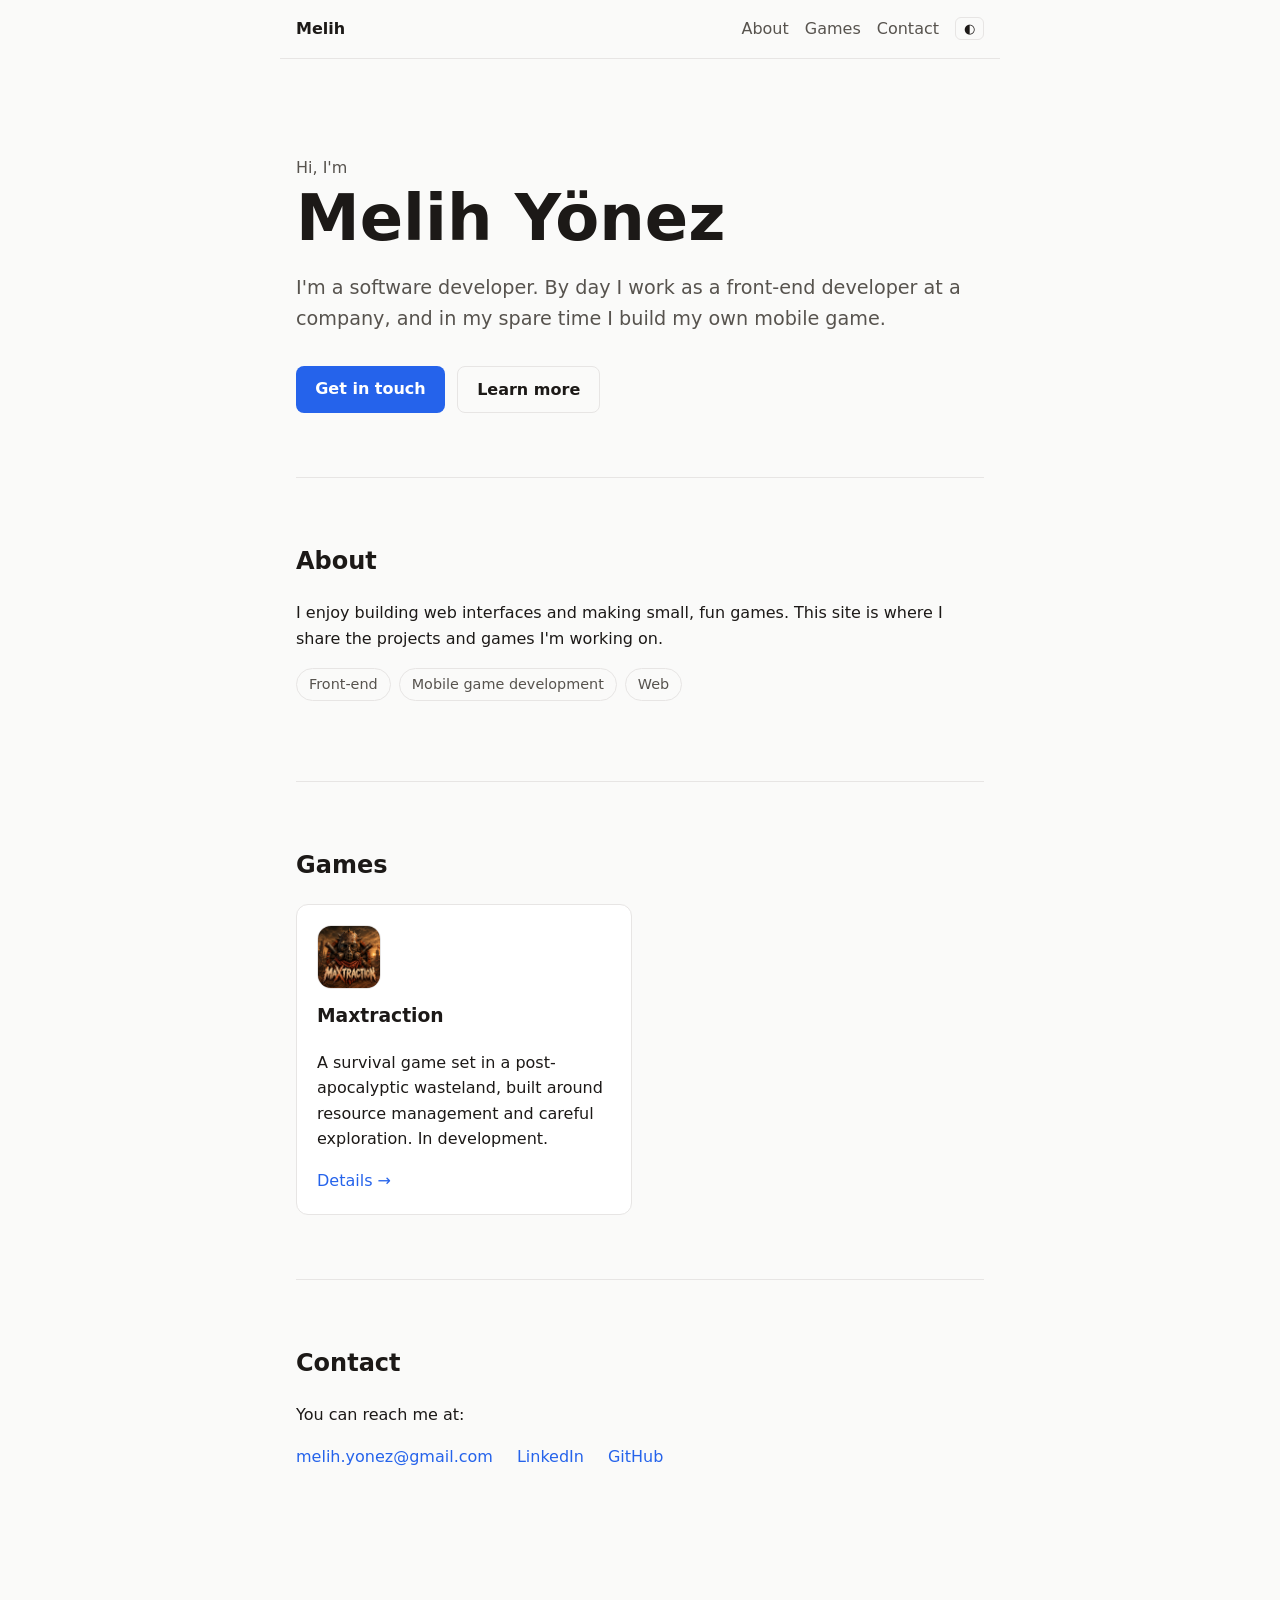
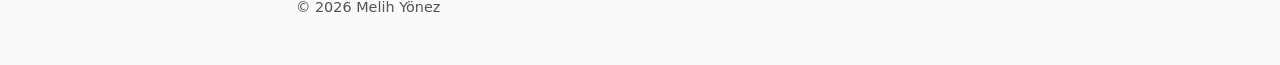
<file: index.html>
<!doctype html>
<html lang="en">
<head>
  <meta charset="utf-8">
  <meta name="viewport" content="width=device-width, initial-scale=1">
  <title>Melih Yönez</title>
  <meta name="description" content="Melih's personal website">
  <link rel="stylesheet" href="/assets/style.css">
</head>
<body>
  <header class="site-header">
    <a class="logo" href="/">Melih</a>
    <nav>
      <a href="/#about">About</a>
      <a href="/#games">Games</a>
      <!-- Portfolyo eklenince bu satırı aç: <a href="#projects">Projects</a> -->
      <a href="/#contact">Contact</a>
      <button id="theme-toggle" aria-label="Toggle theme">◐</button>
    </nav>
  </header>

  <main id="top">
    <section class="hero">
      <p class="eyebrow">Hi, I'm</p>
      <h1>Melih Yönez</h1>
      <p class="lead">I'm a software developer. By day I work as a front-end developer at a company, and in my spare time I build my own mobile game.</p>
      <div class="actions">
        <a class="btn" href="#contact">Get in touch</a>
        <a class="btn btn-ghost" href="#about">Learn more</a>
      </div>
    </section>

    <section id="about">
      <h2>About</h2>
      <p>I enjoy building web interfaces and making small, fun games. This site is where I share the projects and games I'm working on.</p>
      <ul class="tags">
        <li>Front-end</li>
        <li>Mobile game development</li>
        <li>Web</li>
      </ul>
    </section>

    <!-- Portfolyo bölümü: hazır olduğunda yorumu kaldır, kartları çoğalt.
    <section id="projects">
      <h2>Projects</h2>
      <div class="grid">
        <article class="card">
          <h3>Project name</h3>
          <p>Short description.</p>
          <a href="#">Details →</a>
        </article>
      </div>
    </section>
    -->

    <section id="games">
      <h2>Games</h2>
      <div class="grid">
        <article class="card game-card">
          <img class="game-icon" src="/assets/games/max/icon.png" alt="Maxtraction icon" width="64" height="64">
          <h3>Maxtraction</h3>
          <p>A survival game set in a post-apocalyptic wasteland, built around resource management and careful exploration. In development.</p>
          <a href="/games/max/">Details →</a>
        </article>
      </div>
    </section>

    <section id="contact">
      <h2>Contact</h2>
      <p>You can reach me at:</p>
      <ul class="links">
        <li><a href="mailto:melih.yonez@gmail.com">melih.yonez@gmail.com</a></li>
        <li><a href="https://www.linkedin.com/in/melih-yonez/">LinkedIn</a></li>
        <li><a href="https://github.com/melihyonez">GitHub</a></li>
      </ul>
    </section>
  </main>

  <footer class="site-footer">
    <p>© <span id="year"></span> Melih Yönez</p>
  </footer>

  <script src="/assets/main.js"></script>
</body>
</html>
</file>
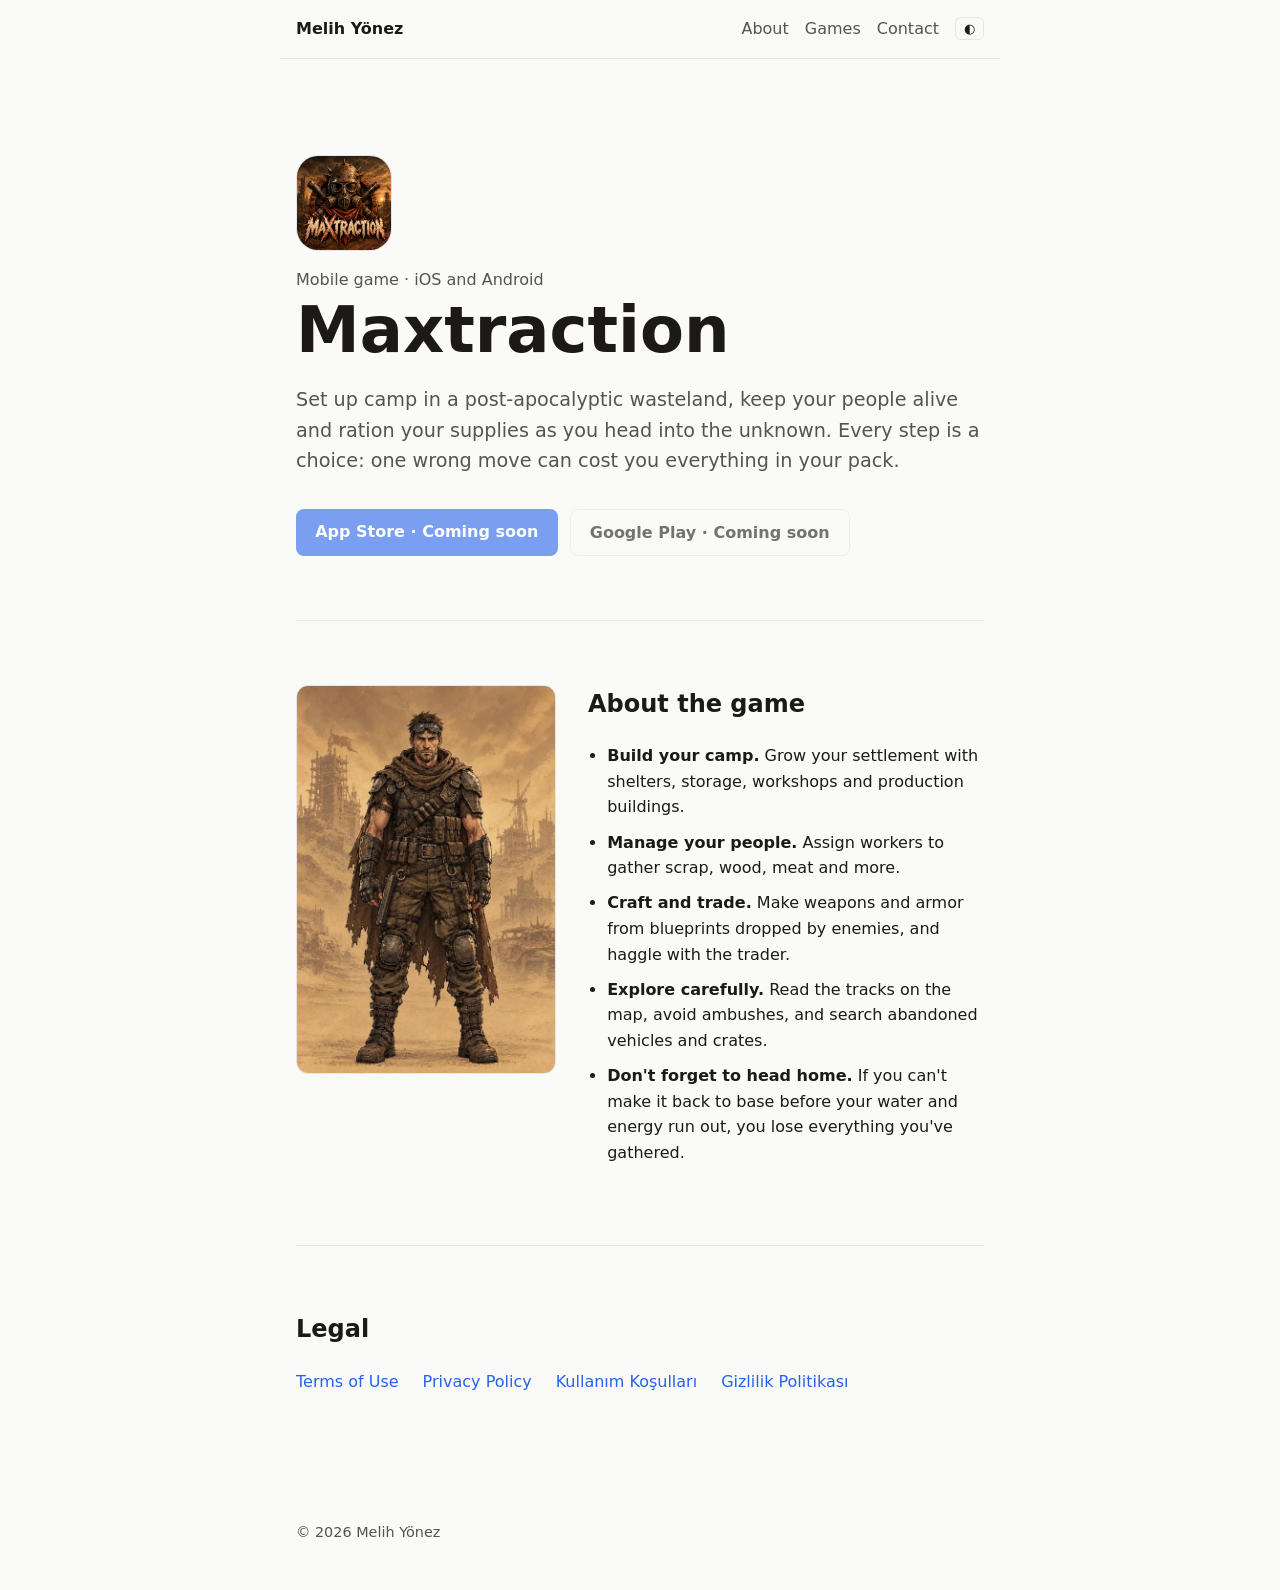
<file: games/max/index.html>
<!doctype html>
<html lang="en">
<head>
  <meta charset="utf-8">
  <meta name="viewport" content="width=device-width, initial-scale=1">
  <title>Maxtraction · Melih Yönez</title>
  <meta name="description" content="Maxtraction: a mobile survival game set in a post-apocalyptic wasteland">
  <link rel="stylesheet" href="/assets/style.css">
</head>
<body>
  <header class="site-header">
    <a class="logo" href="/">Melih Yönez</a>
    <nav>
      <a href="/#about">About</a>
      <a href="/#games">Games</a>
      <a href="/#contact">Contact</a>
      <button id="theme-toggle" aria-label="Toggle theme">◐</button>
    </nav>
  </header>

  <main>
    <section class="hero">
      <img class="game-icon game-icon-lg" src="/assets/games/max/icon.png" alt="Maxtraction icon" width="96" height="96">
      <p class="eyebrow">Mobile game · iOS and Android</p>
      <h1>Maxtraction</h1>
      <p class="lead">Set up camp in a post-apocalyptic wasteland, keep your people alive and ration your supplies as you head into the unknown. Every step is a choice: one wrong move can cost you everything in your pack.</p>
      <div class="actions">
        <!-- Mağaza linkleri hazır olunca span'leri <a class="btn" href="..."> ile değiştir -->
        <span class="btn btn-soon" aria-disabled="true">App Store · Coming soon</span>
        <span class="btn btn-ghost btn-soon" aria-disabled="true">Google Play · Coming soon</span>
      </div>
    </section>

    <section class="game-about">
      <img class="game-art" src="/assets/games/max/hero.webp" alt="Max, the game's main character" width="540" height="810" loading="lazy">
      <div>
        <h2>About the game</h2>
        <ul class="feature-list">
          <li><strong>Build your camp.</strong> Grow your settlement with shelters, storage, workshops and production buildings.</li>
          <li><strong>Manage your people.</strong> Assign workers to gather scrap, wood, meat and more.</li>
          <li><strong>Craft and trade.</strong> Make weapons and armor from blueprints dropped by enemies, and haggle with the trader.</li>
          <li><strong>Explore carefully.</strong> Read the tracks on the map, avoid ambushes, and search abandoned vehicles and crates.</li>
          <li><strong>Don't forget to head home.</strong> If you can't make it back to base before your water and energy run out, you lose everything you've gathered.</li>
        </ul>
      </div>
    </section>

    <section>
      <h2>Legal</h2>
      <ul class="links">
        <li><a href="/games/max/terms/">Terms of Use</a></li>
        <li><a href="/games/max/privacy/">Privacy Policy</a></li>
        <li><a href="/games/max/terms/tr/" lang="tr">Kullanım Koşulları</a></li>
        <li><a href="/games/max/privacy/tr/" lang="tr">Gizlilik Politikası</a></li>
      </ul>
    </section>
  </main>

  <footer class="site-footer">
    <p>© <span id="year"></span> Melih Yönez</p>
  </footer>

  <script src="/assets/main.js"></script>
</body>
</html>
</file>
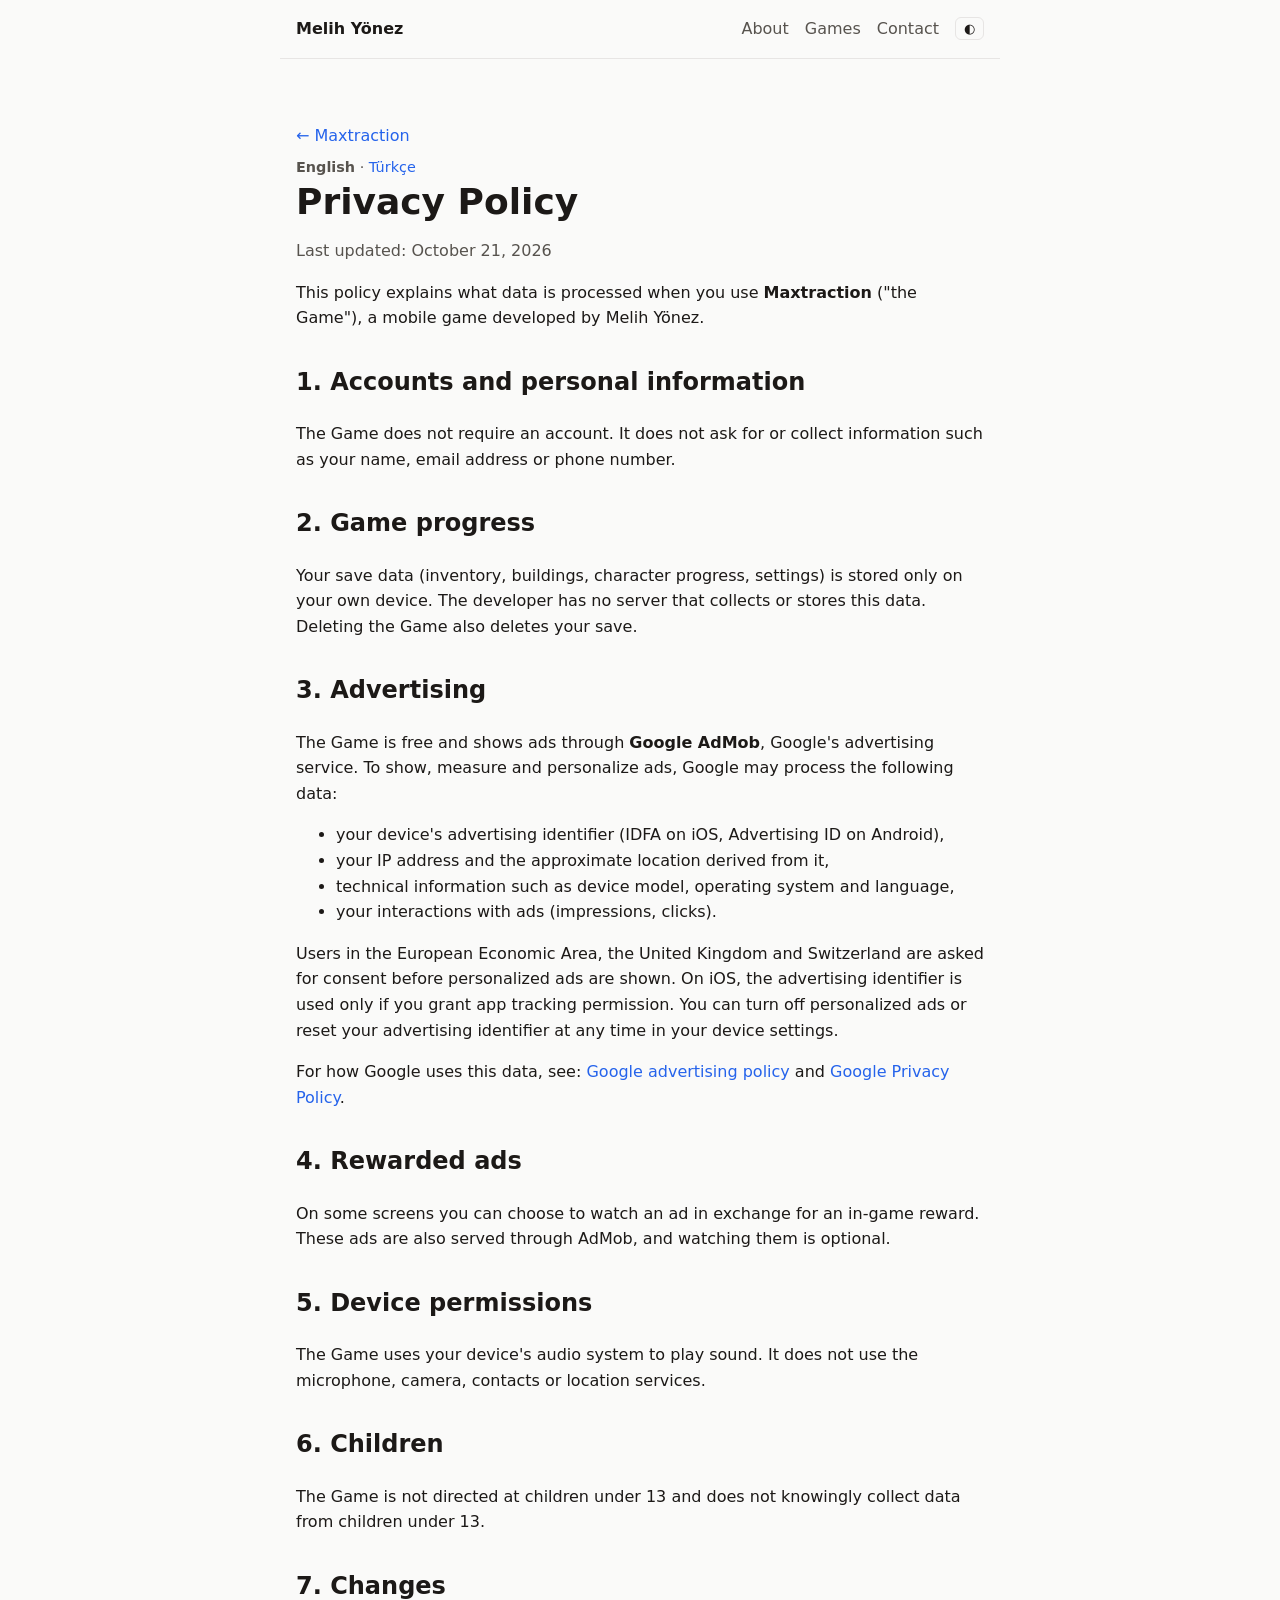
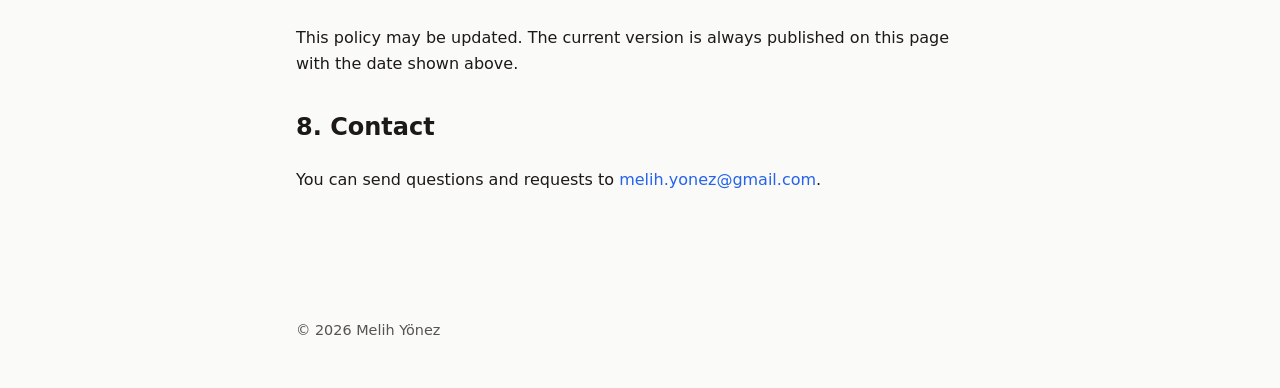
<file: games/max/privacy/index.html>
<!doctype html>
<html lang="en">
<head>
  <meta charset="utf-8">
  <meta name="viewport" content="width=device-width, initial-scale=1">
  <title>Privacy Policy · Maxtraction</title>
  <meta name="description" content="Maxtraction Privacy Policy">
  <link rel="alternate" hreflang="en" href="/games/max/privacy/">
  <link rel="alternate" hreflang="tr" href="/games/max/privacy/tr/">
  <link rel="stylesheet" href="/assets/style.css">
</head>
<body>
  <header class="site-header">
    <a class="logo" href="/">Melih Yönez</a>
    <nav>
      <a href="/#about">About</a>
      <a href="/#games">Games</a>
      <a href="/#contact">Contact</a>
      <button id="theme-toggle" aria-label="Toggle theme">◐</button>
    </nav>
  </header>

  <main>
    <article class="legal">
      <p class="eyebrow"><a href="/games/max/">← Maxtraction</a></p>
      <p class="lang-switch"><strong>English</strong> · <a href="/games/max/privacy/tr/" hreflang="tr" lang="tr">Türkçe</a></p>
      <h1>Privacy Policy</h1>
      <p class="muted">Last updated: October 21, 2026</p>

      <p>This policy explains what data is processed when you use <strong>Maxtraction</strong> ("the Game"), a mobile game developed by Melih Yönez.</p>

      <h2>1. Accounts and personal information</h2>
      <p>The Game does not require an account. It does not ask for or collect information such as your name, email address or phone number.</p>

      <h2>2. Game progress</h2>
      <p>Your save data (inventory, buildings, character progress, settings) is stored only on your own device. The developer has no server that collects or stores this data. Deleting the Game also deletes your save.</p>

      <h2>3. Advertising</h2>
      <p>The Game is free and shows ads through <strong>Google AdMob</strong>, Google's advertising service. To show, measure and personalize ads, Google may process the following data:</p>
      <ul>
        <li>your device's advertising identifier (IDFA on iOS, Advertising ID on Android),</li>
        <li>your IP address and the approximate location derived from it,</li>
        <li>technical information such as device model, operating system and language,</li>
        <li>your interactions with ads (impressions, clicks).</li>
      </ul>
      <p>Users in the European Economic Area, the United Kingdom and Switzerland are asked for consent before personalized ads are shown. On iOS, the advertising identifier is used only if you grant app tracking permission. You can turn off personalized ads or reset your advertising identifier at any time in your device settings.</p>
      <p>For how Google uses this data, see: <a href="https://policies.google.com/technologies/ads">Google advertising policy</a> and <a href="https://policies.google.com/privacy">Google Privacy Policy</a>.</p>

      <h2>4. Rewarded ads</h2>
      <p>On some screens you can choose to watch an ad in exchange for an in-game reward. These ads are also served through AdMob, and watching them is optional.</p>

      <h2>5. Device permissions</h2>
      <p>The Game uses your device's audio system to play sound. It does not use the microphone, camera, contacts or location services.</p>

      <h2>6. Children</h2>
      <p>The Game is not directed at children under 13 and does not knowingly collect data from children under 13.</p>

      <h2>7. Changes</h2>
      <p>This policy may be updated. The current version is always published on this page with the date shown above.</p>

      <h2>8. Contact</h2>
      <p>You can send questions and requests to <a href="mailto:melih.yonez@gmail.com">melih.yonez@gmail.com</a>.</p>
    </article>
  </main>

  <footer class="site-footer">
    <p>© <span id="year"></span> Melih Yönez</p>
  </footer>

  <script src="/assets/main.js"></script>
</body>
</html>
</file>
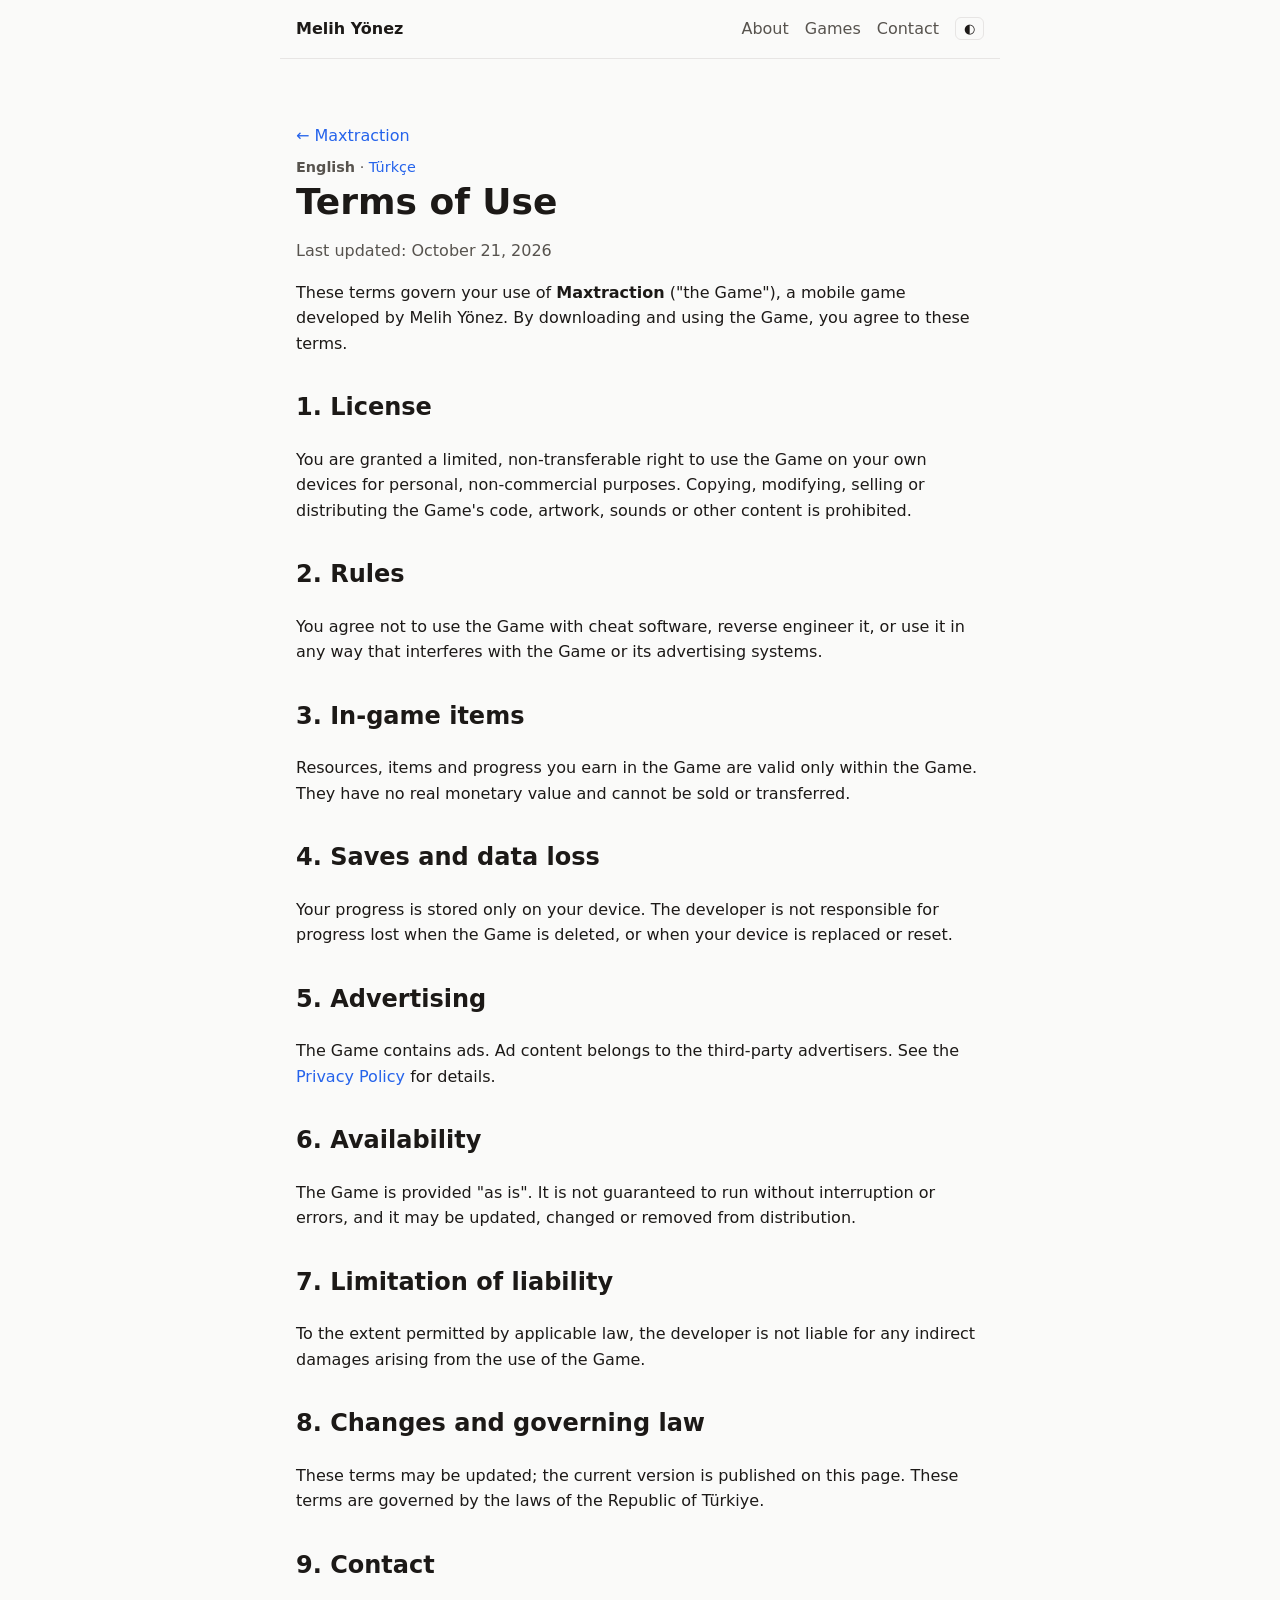
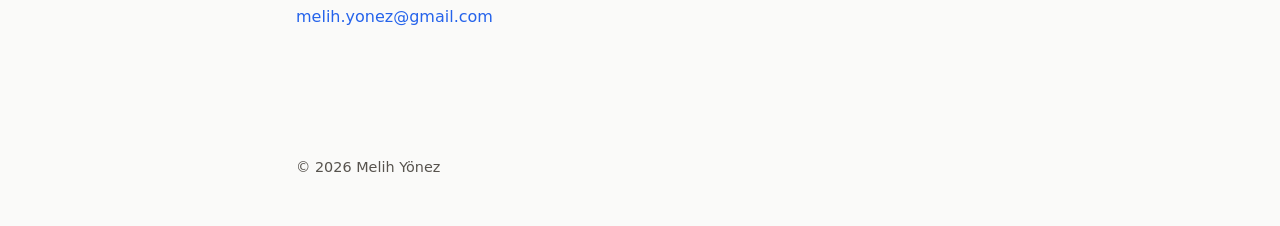
<file: games/max/terms/index.html>
<!doctype html>
<html lang="en">
<head>
  <meta charset="utf-8">
  <meta name="viewport" content="width=device-width, initial-scale=1">
  <title>Terms of Use · Maxtraction</title>
  <meta name="description" content="Maxtraction Terms of Use">
  <link rel="alternate" hreflang="en" href="/games/max/terms/">
  <link rel="alternate" hreflang="tr" href="/games/max/terms/tr/">
  <link rel="stylesheet" href="/assets/style.css">
</head>
<body>
  <header class="site-header">
    <a class="logo" href="/">Melih Yönez</a>
    <nav>
      <a href="/#about">About</a>
      <a href="/#games">Games</a>
      <a href="/#contact">Contact</a>
      <button id="theme-toggle" aria-label="Toggle theme">◐</button>
    </nav>
  </header>

  <main>
    <article class="legal">
      <p class="eyebrow"><a href="/games/max/">← Maxtraction</a></p>
      <p class="lang-switch"><strong>English</strong> · <a href="/games/max/terms/tr/" hreflang="tr" lang="tr">Türkçe</a></p>
      <h1>Terms of Use</h1>
      <p class="muted">Last updated: October 21, 2026</p>

      <p>These terms govern your use of <strong>Maxtraction</strong> ("the Game"), a mobile game developed by Melih Yönez. By downloading and using the Game, you agree to these terms.</p>

      <h2>1. License</h2>
      <p>You are granted a limited, non-transferable right to use the Game on your own devices for personal, non-commercial purposes. Copying, modifying, selling or distributing the Game's code, artwork, sounds or other content is prohibited.</p>

      <h2>2. Rules</h2>
      <p>You agree not to use the Game with cheat software, reverse engineer it, or use it in any way that interferes with the Game or its advertising systems.</p>

      <h2>3. In-game items</h2>
      <p>Resources, items and progress you earn in the Game are valid only within the Game. They have no real monetary value and cannot be sold or transferred.</p>

      <h2>4. Saves and data loss</h2>
      <p>Your progress is stored only on your device. The developer is not responsible for progress lost when the Game is deleted, or when your device is replaced or reset.</p>

      <h2>5. Advertising</h2>
      <p>The Game contains ads. Ad content belongs to the third-party advertisers. See the <a href="/games/max/privacy/">Privacy Policy</a> for details.</p>

      <h2>6. Availability</h2>
      <p>The Game is provided "as is". It is not guaranteed to run without interruption or errors, and it may be updated, changed or removed from distribution.</p>

      <h2>7. Limitation of liability</h2>
      <p>To the extent permitted by applicable law, the developer is not liable for any indirect damages arising from the use of the Game.</p>

      <h2>8. Changes and governing law</h2>
      <p>These terms may be updated; the current version is published on this page. These terms are governed by the laws of the Republic of Türkiye.</p>

      <h2>9. Contact</h2>
      <p><a href="mailto:melih.yonez@gmail.com">melih.yonez@gmail.com</a></p>
    </article>
  </main>

  <footer class="site-footer">
    <p>© <span id="year"></span> Melih Yönez</p>
  </footer>

  <script src="/assets/main.js"></script>
</body>
</html>
</file>
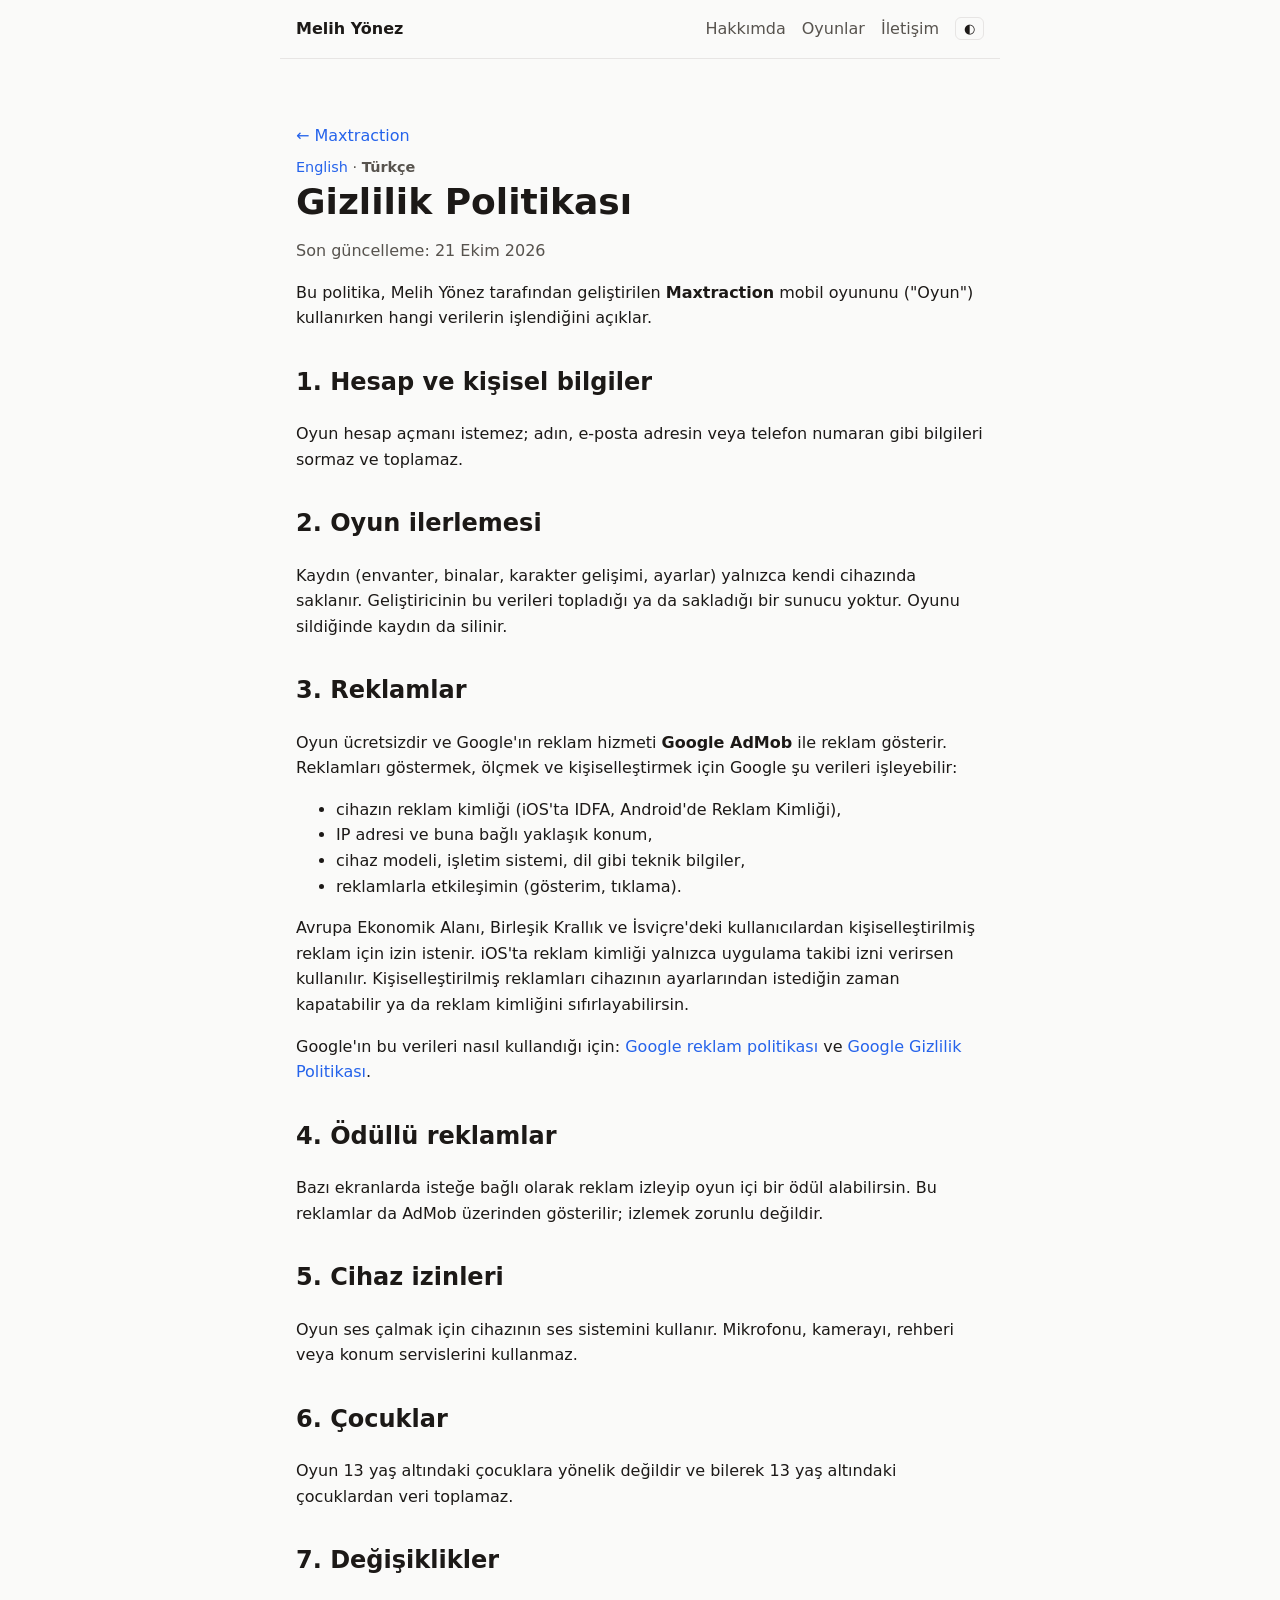
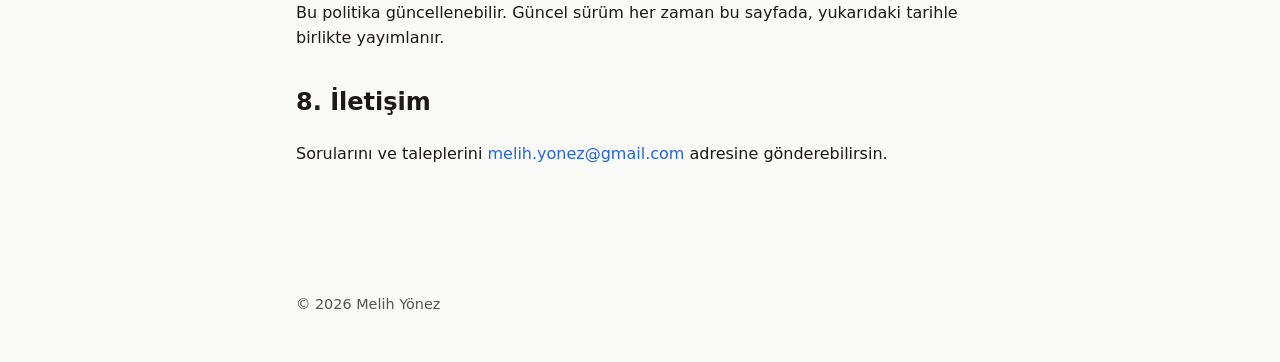
<file: games/max/privacy/tr/index.html>
<!doctype html>
<html lang="tr">
<head>
  <meta charset="utf-8">
  <meta name="viewport" content="width=device-width, initial-scale=1">
  <title>Gizlilik Politikası · Maxtraction</title>
  <meta name="description" content="Maxtraction Gizlilik Politikası">
  <link rel="alternate" hreflang="en" href="/games/max/privacy/">
  <link rel="alternate" hreflang="tr" href="/games/max/privacy/tr/">
  <link rel="stylesheet" href="/assets/style.css">
</head>
<body>
  <header class="site-header">
    <a class="logo" href="/">Melih Yönez</a>
    <nav>
      <a href="/#about">Hakkımda</a>
      <a href="/#games">Oyunlar</a>
      <a href="/#contact">İletişim</a>
      <button id="theme-toggle" aria-label="Temayı değiştir">◐</button>
    </nav>
  </header>

  <main>
    <article class="legal">
      <p class="eyebrow"><a href="/games/max/">← Maxtraction</a></p>
      <p class="lang-switch"><a href="/games/max/privacy/" hreflang="en" lang="en">English</a> · <strong>Türkçe</strong></p>
      <h1>Gizlilik Politikası</h1>
      <p class="muted">Son güncelleme: 21 Ekim 2026</p>

      <p>Bu politika, Melih Yönez tarafından geliştirilen <strong>Maxtraction</strong> mobil oyununu ("Oyun") kullanırken hangi verilerin işlendiğini açıklar.</p>

      <h2>1. Hesap ve kişisel bilgiler</h2>
      <p>Oyun hesap açmanı istemez; adın, e-posta adresin veya telefon numaran gibi bilgileri sormaz ve toplamaz.</p>

      <h2>2. Oyun ilerlemesi</h2>
      <p>Kaydın (envanter, binalar, karakter gelişimi, ayarlar) yalnızca kendi cihazında saklanır. Geliştiricinin bu verileri topladığı ya da sakladığı bir sunucu yoktur. Oyunu sildiğinde kaydın da silinir.</p>

      <h2>3. Reklamlar</h2>
      <p>Oyun ücretsizdir ve Google'ın reklam hizmeti <strong>Google AdMob</strong> ile reklam gösterir. Reklamları göstermek, ölçmek ve kişiselleştirmek için Google şu verileri işleyebilir:</p>
      <ul>
        <li>cihazın reklam kimliği (iOS'ta IDFA, Android'de Reklam Kimliği),</li>
        <li>IP adresi ve buna bağlı yaklaşık konum,</li>
        <li>cihaz modeli, işletim sistemi, dil gibi teknik bilgiler,</li>
        <li>reklamlarla etkileşimin (gösterim, tıklama).</li>
      </ul>
      <p>Avrupa Ekonomik Alanı, Birleşik Krallık ve İsviçre'deki kullanıcılardan kişiselleştirilmiş reklam için izin istenir. iOS'ta reklam kimliği yalnızca uygulama takibi izni verirsen kullanılır. Kişiselleştirilmiş reklamları cihazının ayarlarından istediğin zaman kapatabilir ya da reklam kimliğini sıfırlayabilirsin.</p>
      <p>Google'ın bu verileri nasıl kullandığı için: <a href="https://policies.google.com/technologies/ads">Google reklam politikası</a> ve <a href="https://policies.google.com/privacy">Google Gizlilik Politikası</a>.</p>

      <h2>4. Ödüllü reklamlar</h2>
      <p>Bazı ekranlarda isteğe bağlı olarak reklam izleyip oyun içi bir ödül alabilirsin. Bu reklamlar da AdMob üzerinden gösterilir; izlemek zorunlu değildir.</p>

      <h2>5. Cihaz izinleri</h2>
      <p>Oyun ses çalmak için cihazının ses sistemini kullanır. Mikrofonu, kamerayı, rehberi veya konum servislerini kullanmaz.</p>

      <h2>6. Çocuklar</h2>
      <p>Oyun 13 yaş altındaki çocuklara yönelik değildir ve bilerek 13 yaş altındaki çocuklardan veri toplamaz.</p>

      <h2>7. Değişiklikler</h2>
      <p>Bu politika güncellenebilir. Güncel sürüm her zaman bu sayfada, yukarıdaki tarihle birlikte yayımlanır.</p>

      <h2>8. İletişim</h2>
      <p>Sorularını ve taleplerini <a href="mailto:melih.yonez@gmail.com">melih.yonez@gmail.com</a> adresine gönderebilirsin.</p>
    </article>
  </main>

  <footer class="site-footer">
    <p>© <span id="year"></span> Melih Yönez</p>
  </footer>

  <script src="/assets/main.js"></script>
</body>
</html>
</file>
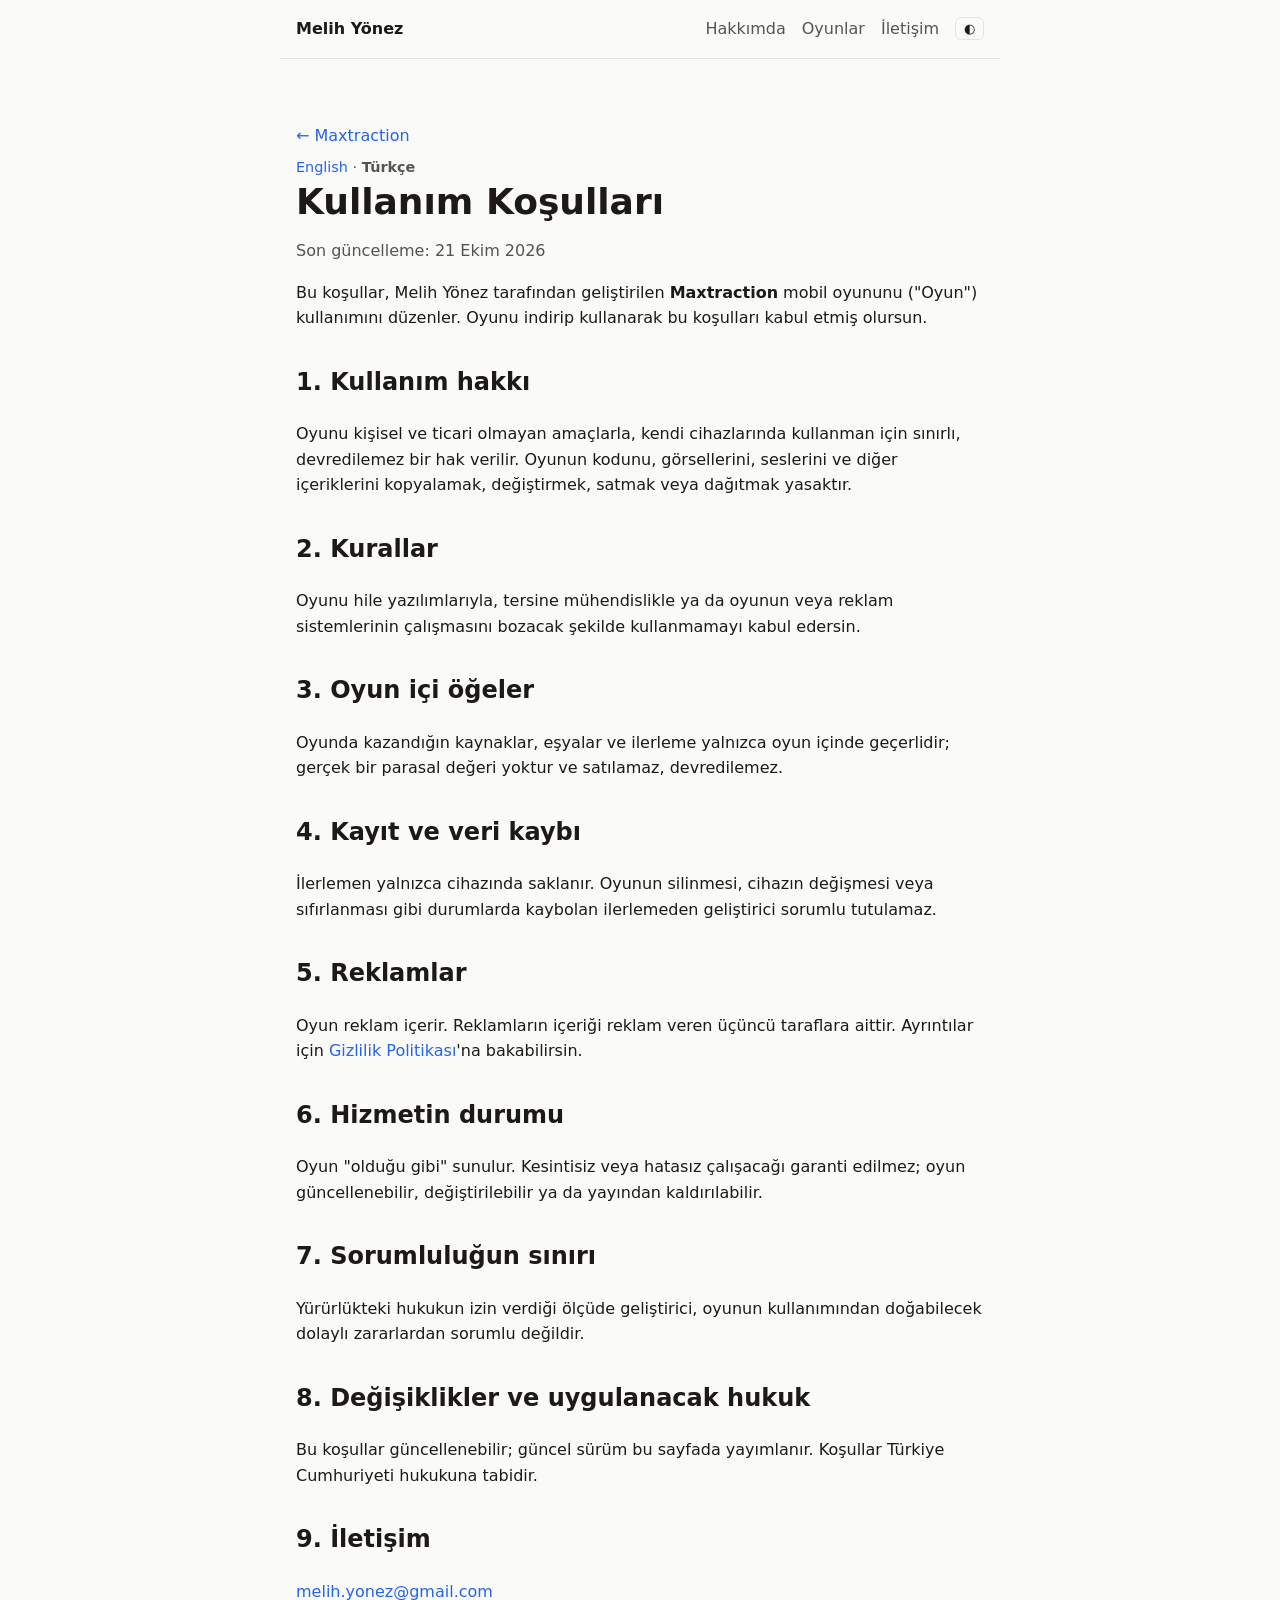
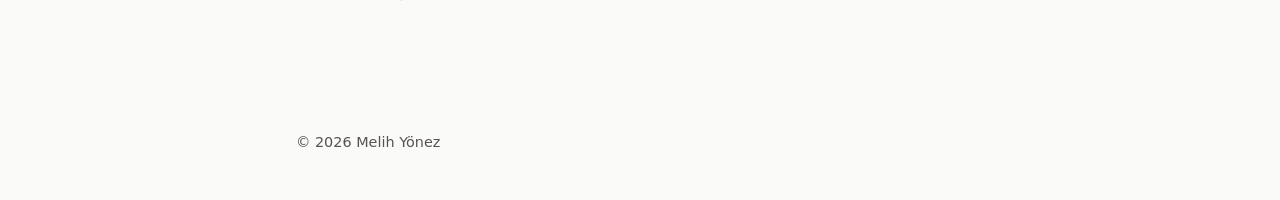
<file: games/max/terms/tr/index.html>
<!doctype html>
<html lang="tr">
<head>
  <meta charset="utf-8">
  <meta name="viewport" content="width=device-width, initial-scale=1">
  <title>Kullanım Koşulları · Maxtraction</title>
  <meta name="description" content="Maxtraction Kullanım Koşulları">
  <link rel="alternate" hreflang="en" href="/games/max/terms/">
  <link rel="alternate" hreflang="tr" href="/games/max/terms/tr/">
  <link rel="stylesheet" href="/assets/style.css">
</head>
<body>
  <header class="site-header">
    <a class="logo" href="/">Melih Yönez</a>
    <nav>
      <a href="/#about">Hakkımda</a>
      <a href="/#games">Oyunlar</a>
      <a href="/#contact">İletişim</a>
      <button id="theme-toggle" aria-label="Temayı değiştir">◐</button>
    </nav>
  </header>

  <main>
    <article class="legal">
      <p class="eyebrow"><a href="/games/max/">← Maxtraction</a></p>
      <p class="lang-switch"><a href="/games/max/terms/" hreflang="en" lang="en">English</a> · <strong>Türkçe</strong></p>
      <h1>Kullanım Koşulları</h1>
      <p class="muted">Son güncelleme: 21 Ekim 2026</p>

      <p>Bu koşullar, Melih Yönez tarafından geliştirilen <strong>Maxtraction</strong> mobil oyununu ("Oyun") kullanımını düzenler. Oyunu indirip kullanarak bu koşulları kabul etmiş olursun.</p>

      <h2>1. Kullanım hakkı</h2>
      <p>Oyunu kişisel ve ticari olmayan amaçlarla, kendi cihazlarında kullanman için sınırlı, devredilemez bir hak verilir. Oyunun kodunu, görsellerini, seslerini ve diğer içeriklerini kopyalamak, değiştirmek, satmak veya dağıtmak yasaktır.</p>

      <h2>2. Kurallar</h2>
      <p>Oyunu hile yazılımlarıyla, tersine mühendislikle ya da oyunun veya reklam sistemlerinin çalışmasını bozacak şekilde kullanmamayı kabul edersin.</p>

      <h2>3. Oyun içi öğeler</h2>
      <p>Oyunda kazandığın kaynaklar, eşyalar ve ilerleme yalnızca oyun içinde geçerlidir; gerçek bir parasal değeri yoktur ve satılamaz, devredilemez.</p>

      <h2>4. Kayıt ve veri kaybı</h2>
      <p>İlerlemen yalnızca cihazında saklanır. Oyunun silinmesi, cihazın değişmesi veya sıfırlanması gibi durumlarda kaybolan ilerlemeden geliştirici sorumlu tutulamaz.</p>

      <h2>5. Reklamlar</h2>
      <p>Oyun reklam içerir. Reklamların içeriği reklam veren üçüncü taraflara aittir. Ayrıntılar için <a href="/games/max/privacy/tr/">Gizlilik Politikası</a>'na bakabilirsin.</p>

      <h2>6. Hizmetin durumu</h2>
      <p>Oyun "olduğu gibi" sunulur. Kesintisiz veya hatasız çalışacağı garanti edilmez; oyun güncellenebilir, değiştirilebilir ya da yayından kaldırılabilir.</p>

      <h2>7. Sorumluluğun sınırı</h2>
      <p>Yürürlükteki hukukun izin verdiği ölçüde geliştirici, oyunun kullanımından doğabilecek dolaylı zararlardan sorumlu değildir.</p>

      <h2>8. Değişiklikler ve uygulanacak hukuk</h2>
      <p>Bu koşullar güncellenebilir; güncel sürüm bu sayfada yayımlanır. Koşullar Türkiye Cumhuriyeti hukukuna tabidir.</p>

      <h2>9. İletişim</h2>
      <p><a href="mailto:melih.yonez@gmail.com">melih.yonez@gmail.com</a></p>
    </article>
  </main>

  <footer class="site-footer">
    <p>© <span id="year"></span> Melih Yönez</p>
  </footer>

  <script src="/assets/main.js"></script>
</body>
</html>
</file>
<file: assets/style.css>
:root {
  --bg: #fafaf9;
  --text: #1c1917;
  --muted: #57534e;
  --accent: #2563eb;
  --border: #e7e5e4;
  --card: #ffffff;
  --max: 720px;
}

@media (prefers-color-scheme: dark) {
  :root:not([data-theme="light"]) {
    --bg: #0c0a09;
    --text: #f5f5f4;
    --muted: #a8a29e;
    --accent: #60a5fa;
    --border: #292524;
    --card: #1c1917;
  }
}

:root[data-theme="dark"] {
  --bg: #0c0a09;
  --text: #f5f5f4;
  --muted: #a8a29e;
  --accent: #60a5fa;
  --border: #292524;
  --card: #1c1917;
}

* { box-sizing: border-box; }

html { scroll-behavior: smooth; }

body {
  margin: 0;
  background: var(--bg);
  color: var(--text);
  font-family: system-ui, -apple-system, "Segoe UI", Roboto, sans-serif;
  line-height: 1.6;
}

a { color: var(--accent); text-decoration: none; }
a:hover { text-decoration: underline; }

.site-header {
  position: sticky;
  top: 0;
  display: flex;
  justify-content: space-between;
  align-items: center;
  max-width: var(--max);
  margin: 0 auto;
  padding: 1rem;
  background: var(--bg);
  border-bottom: 1px solid var(--border);
}

.logo { font-weight: 700; color: var(--text); }

nav { display: flex; gap: 1rem; align-items: center; }
nav a { color: var(--muted); }

#theme-toggle {
  background: none;
  border: 1px solid var(--border);
  color: var(--text);
  border-radius: 6px;
  padding: 0.2rem 0.5rem;
  cursor: pointer;
}

main { max-width: var(--max); margin: 0 auto; padding: 0 1rem; }

section { padding: 4rem 0; border-bottom: 1px solid var(--border); }
section:last-child { border-bottom: none; }

.hero { padding: 6rem 0 4rem; }
.eyebrow { color: var(--muted); margin: 0; }
h1 { font-size: clamp(2.5rem, 8vw, 4rem); margin: 0.2rem 0 1rem; line-height: 1.1; }
h2 { font-size: 1.5rem; margin-top: 0; }
.lead { font-size: 1.2rem; color: var(--muted); }

.actions { display: flex; gap: 0.75rem; flex-wrap: wrap; margin-top: 2rem; }
.btn {
  display: inline-block;
  padding: 0.6rem 1.2rem;
  border-radius: 8px;
  background: var(--accent);
  color: #fff;
  font-weight: 600;
}
.btn:hover { text-decoration: none; opacity: 0.9; }
.btn-ghost { background: transparent; color: var(--text); border: 1px solid var(--border); }

.tags, .links { list-style: none; padding: 0; display: flex; flex-wrap: wrap; gap: 0.5rem; }
.tags li {
  padding: 0.25rem 0.75rem;
  border: 1px solid var(--border);
  border-radius: 999px;
  font-size: 0.9rem;
  color: var(--muted);
}
.links { gap: 1.5rem; }

.grid { display: grid; grid-template-columns: repeat(auto-fill, minmax(220px, 1fr)); gap: 1rem; }
.card {
  background: var(--card);
  border: 1px solid var(--border);
  border-radius: 12px;
  padding: 1.25rem;
}
.card h3 { margin-top: 0; }

.site-footer {
  max-width: var(--max);
  margin: 0 auto;
  padding: 2rem 1rem;
  color: var(--muted);
  font-size: 0.9rem;
}

.legal { padding: 4rem 0; }
.legal h1 { font-size: 2.25rem; }
.legal h2 { margin-top: 2rem; }
.muted { color: var(--muted); }

.game-icon { display: block; border-radius: 14px; border: 1px solid var(--border); margin-bottom: 0.75rem; }
.game-icon-lg { border-radius: 22px; margin-bottom: 1rem; }

.btn-soon { opacity: 0.6; cursor: default; }
.btn-soon:hover { opacity: 0.6; }

.game-about { display: flex; flex-wrap: wrap; gap: 2rem; align-items: flex-start; }
.game-about > div { flex: 1 1 320px; min-width: 0; }
.game-art { flex: 0 1 260px; width: 260px; height: auto; border-radius: 12px; border: 1px solid var(--border); }
.feature-list { padding-left: 1.2rem; }
.feature-list li { margin-bottom: 0.6rem; }

.lang-switch { margin: 0.5rem 0 0; font-size: 0.9rem; color: var(--muted); }
</file>
